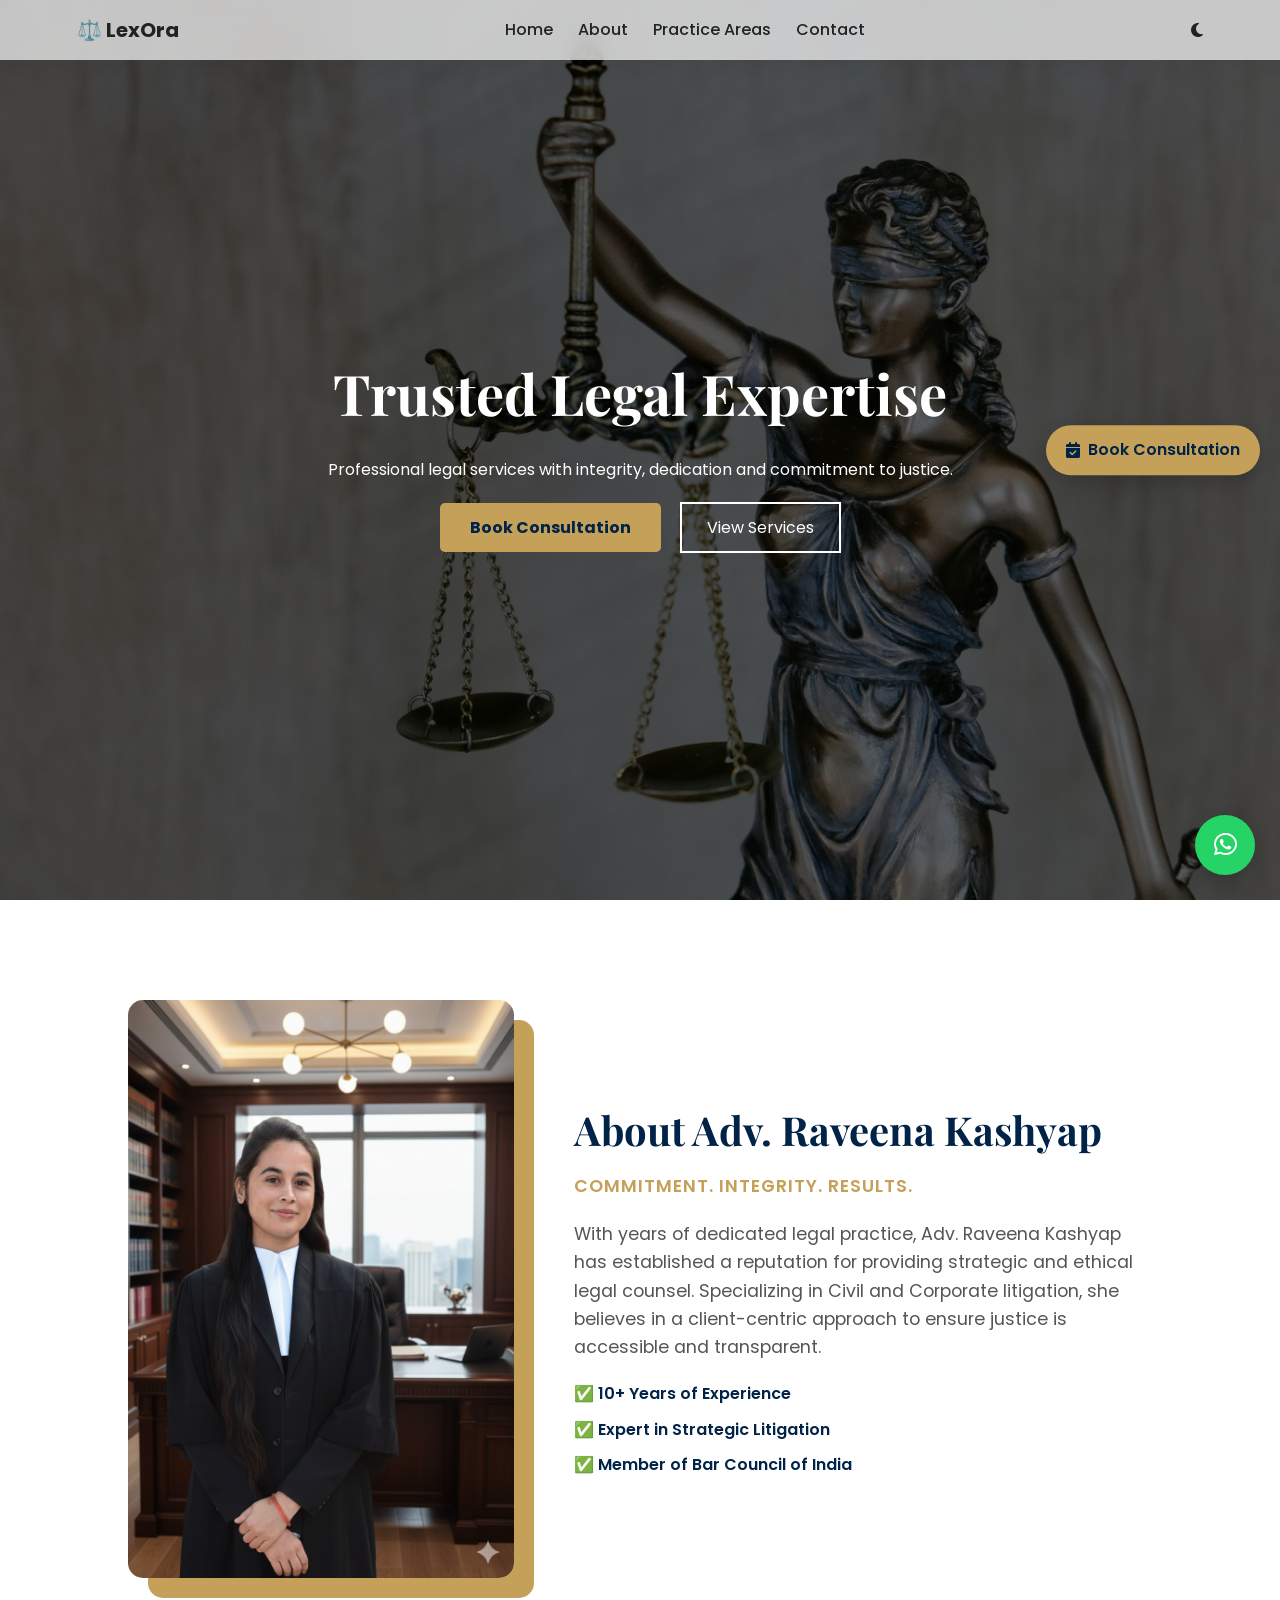
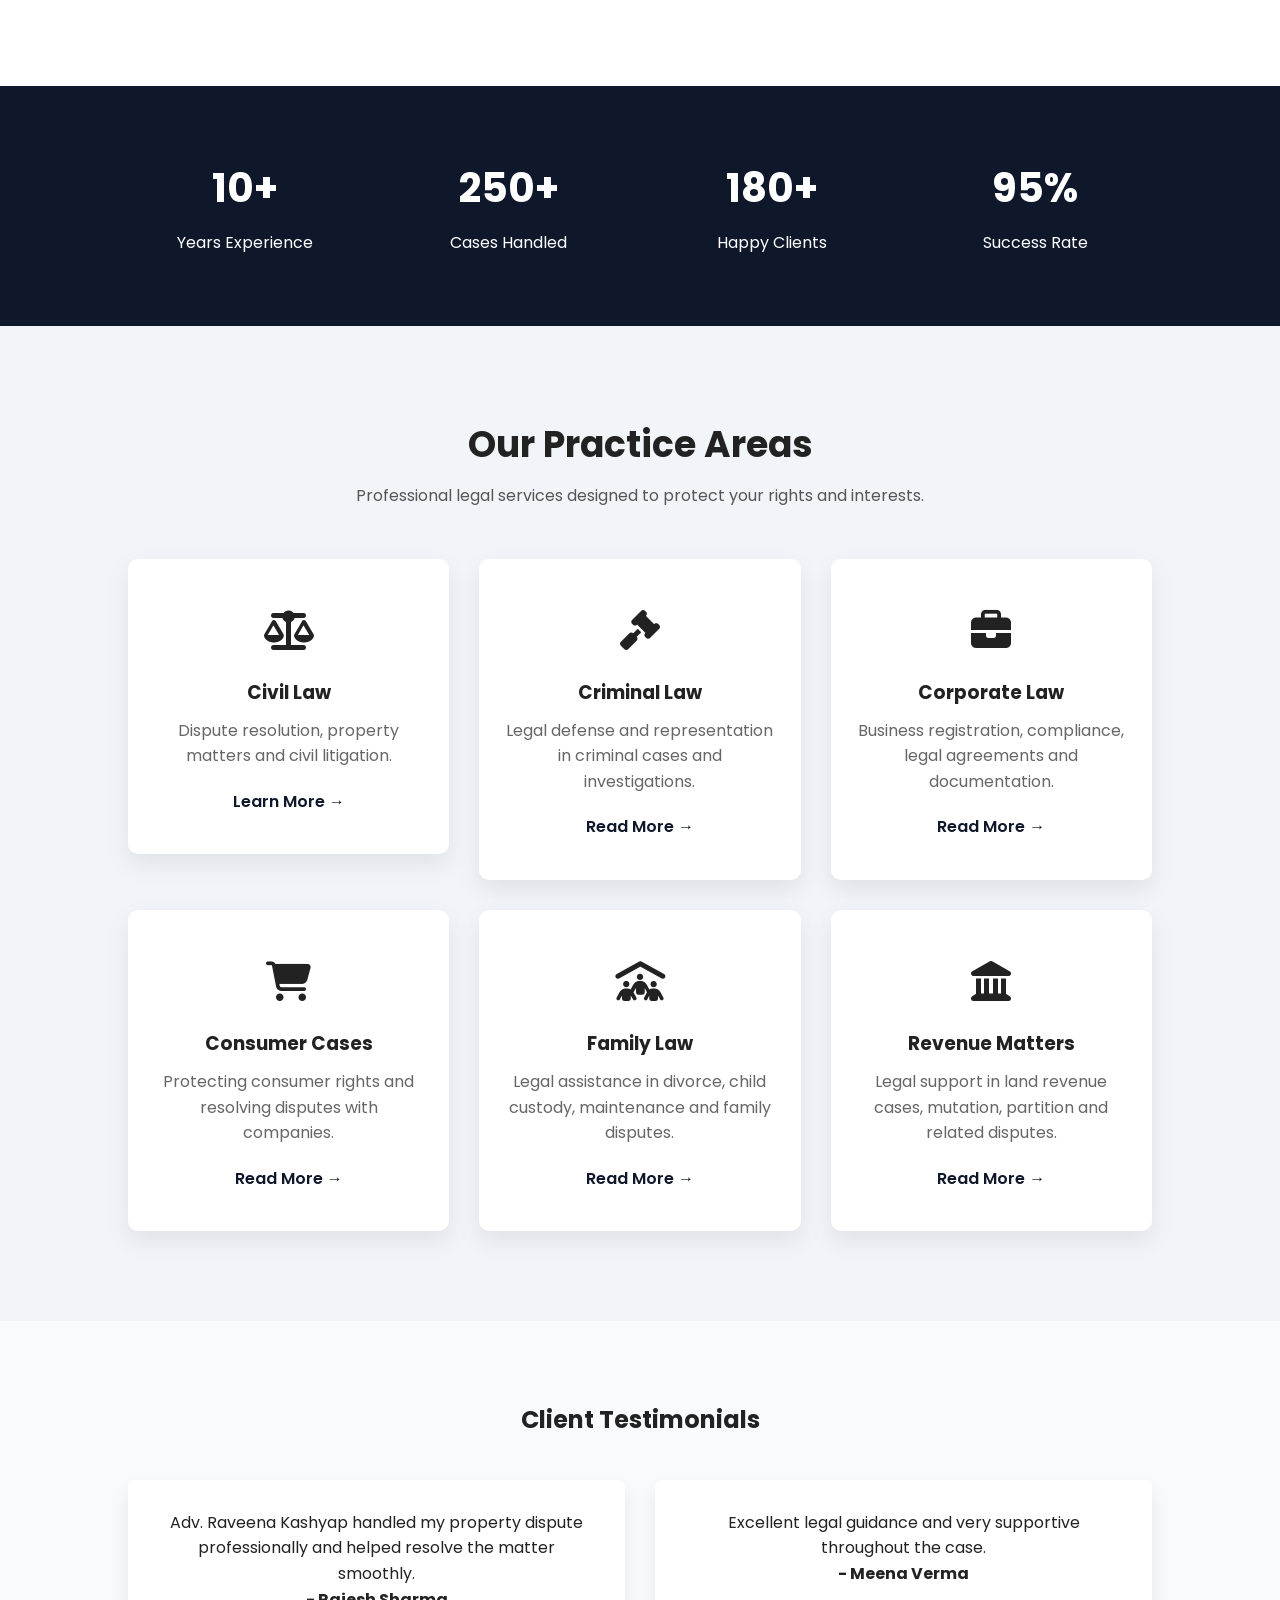
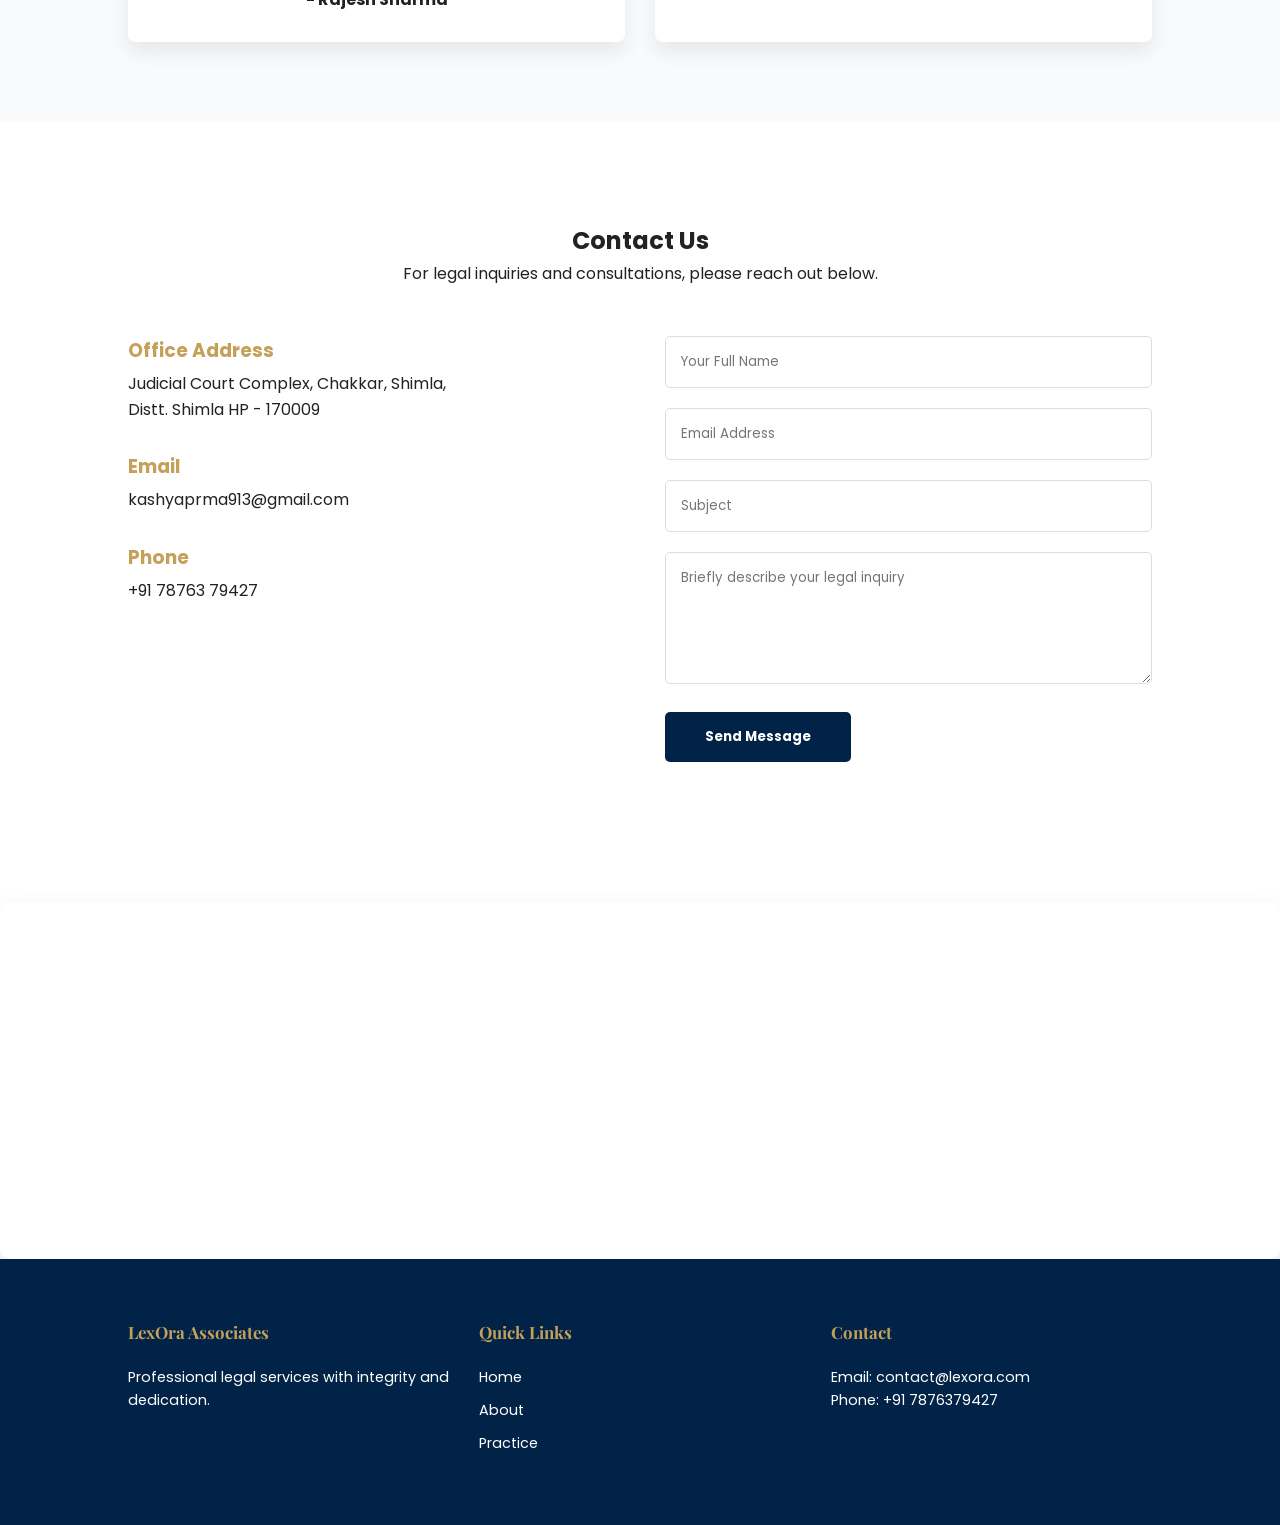
<file: index.html>
<!DOCTYPE html>
<html lang="hi">
<head>
    <!-- SEO Meta -->
    <meta charset="UTF-8">
    <meta name="viewport" content="width=device-width, initial-scale=1.0">
    <title>Adv. Raveena Kashyap | Legal Consultant Shimla</title>
    <meta name="description" content="Advocate Raveena Kashyap provides professional legal services in civil, criminal, corporate and consumer law in Shimla Himachal Pradesh.">
    <meta name="keywords" content="Lawyer Shimla, Advocate Shimla, Civil Lawyer Shimla, Criminal Lawyer Shimla">
    <meta name="author" content="Adv. Raveena Kashyap">
    <meta name="robots" content="index, follow">
    <link rel="canonical" href="https://lexoraassociates.github.io">

    <meta property="og:title" content="Adv. Raveena Kashyap | Legal Consultant Shimla">
    <meta property="og:description" content="Professional legal services in civil, criminal, corporate and consumer law in Shimla.">
    <meta property="og:type" content="website">

    <!-- Google Font -->
    <link href="https://fonts.googleapis.com/css2?family=Poppins:wght@300;400;500;600;700&display=swap" rel="stylesheet">
    <link href="https://fonts.googleapis.com/css2?family=Playfair+Display:wght@400;600;700&display=swap" rel="stylesheet">

    <!-- CSS -->
    <link rel="stylesheet" href="css/style.css">
    <link rel="stylesheet" href="css/loader.css">
    <link rel="stylesheet" href="css/mobile-floating-menu.css">
    
    <!-- FontAwesome Icons -->
    <link rel="stylesheet" href="https://cdnjs.cloudflare.com/ajax/libs/font-awesome/6.5.2/css/all.min.css">

    <!-- AOS Animation -->
    <link rel="stylesheet" href="https://unpkg.com/aos@2.3.4/dist/aos.css">


</head>
<body>

    <div class="scroll-progress"></div>

    <!-- Premium Page Loader -->
    <div class="page-loader">
        <div class="loader-container">
        ```
            <div class="loader-ring"></div>
            <div class="loader-icon">
                ⚖️
            </div>
            <h2 class="loader-text">Lexora Associates</h2>
            <p class="loader-subtext">Loading...</p>
        </div>
    ```
    </div>


    <!-- Navigation Bar -->
    <div id="header"></div>

    <!-- Hero Section (यह कंटेनर जरूरी है) -->
    <header id="home" class="hero">
        <div class="hero-overlay"></div>
        <div class="hero-content" data-aos="fade-up">
            <h1>Trusted Legal Expertise</h1>
            <p>Professional legal services with integrity, dedication and commitment to justice.</p>
            <div class="hero-buttons">
                <a href="#contact" class="cta-button">Book Consultation</a>
                <a href="#practice" class="secondary-btn">View Services</a>
            </div>
        </div>
    </header>

    <!-- About Section -->
    <section id="about" class="about-section">
        <div class="about-container">
            <div class="about-image" data-aos="fade-right">
                <!-- यहाँ अपनी फोटो का पाथ डालें images/photo.jpg -->
                <img src="images/raveena.png" alt="Adv. Raveena Kashyap">
            </div>
            <div class="about-text" data-aos="fade-left">
                <h2>About Adv. Raveena Kashyap</h2>
                <p class="subtitle">Commitment. Integrity. Results.</p>
                <p>With years of dedicated legal practice, Adv. Raveena Kashyap has established a reputation for providing strategic and ethical legal counsel. Specializing in Civil and Corporate litigation, she believes in a client-centric approach to ensure justice is accessible and transparent.</p>
                <ul class="achievements">
                    <li>✅ 10+ Years of Experience</li>
                    <li>✅ Expert in Strategic Litigation</li>
                    <li>✅ Member of Bar Council of India</li>
                </ul>
            </div>
        </div>
    </section>

    <!-- Counter Section -->
    <section class="counter-section">
        <div class="counter-grid">
            <div class="counter-box">
                <h2>10+</h2>
                <p>Years Experience</p>
            </div>
            <div class="counter-box">
                <h2>250+</h2>
                <p>Cases Handled</p>
            </div>
            <div class="counter-box">
                <h2>180+</h2>
                <p>Happy Clients</p>
            </div>
            <div class="counter-box">
                <h2>95%</h2>
                <p>Success Rate</p>
            </div>
        </div>
    </section>

    <!-- Practice Areas Section -->
    <section id="practice" class="practice-section">
        <h2 data-aos="fade-up">Our Practice Areas</h2>
        <p class="practice-subtitle" data-aos="fade-up">Professional legal services designed to protect your rights and interests.</p>
        <div class="practice-grid">
            <a href="civil-law.html" class="practice-link">
                <div class="practice-card" data-aos="zoom-in">
                    <div class="practice-icon">
                        <i class="fa-solid fa-scale-balanced"></i>
                    </div>
                    <h3>Civil Law</h3>
                    <p>Dispute resolution, property matters and civil litigation.</p>
                    <span class="read-more">Learn More →</span>
                </div>
            </a>
            <a href="criminal-law.html" class="practice-link">
                <div class="practice-card" data-aos="zoom-in" data-aos-delay="200">
                    <div class="practice-icon"><i class="fas fa-gavel"></i></div>
                    <h3>Criminal Law</h3>
                    <p>Legal defense and representation in criminal cases and investigations.</p>
                    <span class="read-more">Read More →</span>
                </div>
            </a>
            <a href="corporate-law.html" class="practice-link">
                <div class="practice-card" data-aos="zoom-in" data-aos-delay="400">
                    <div class="practice-icon"><i class="fas fa-briefcase"></i></div>
                    <h3>Corporate Law</h3>
                    <p>Business registration, compliance, legal agreements and documentation.</p>
                    <span class="read-more">Read More →</span>
                </div>
            </a>
            <a href="consumer-law.html" class="practice-link">
                <div class="practice-card" data-aos="zoom-in" data-aos-delay="600">
                    <div class="practice-icon"><i class="fas fa-cart-shopping"></i></div>
                    <h3>Consumer Cases</h3>
                    <p>Protecting consumer rights and resolving disputes with companies.</p>
                    <span class="read-more">Read More →</span>
                </div>            
            </a>
            <a href="family-law.html" class="practice-link">
                <div class="practice-card" data-aos="zoom-in" data-aos-delay="800">
                    <div class="practice-icon">
                        <i class="fas fa-people-roof"></i>
                    </div>
                    <h3>Family Law</h3>
                    <p>Legal assistance in divorce, child custody, maintenance and family disputes.</p>
                    <span class="read-more">Read More →</span>
                </div>
            </a>
            <a href="revenue-law.html" class="practice-link">
                <div class="practice-card" data-aos="zoom-in" data-aos-delay="1000">
                    <div class="practice-icon">
                        <i class="fas fa-landmark"></i>
                    </div>
                    <h3>Revenue Matters</h3>
                    <p>Legal support in land revenue cases, mutation, partition and related disputes.</p>
                    <span class="read-more">Read More →</span>
                </div>
            </a>
        </div>
    </section>

    <!-- testimonial-section -->
    <section class="testimonial-section">
        <h2 data-aos="fade-up">Client Testimonials</h2>
        <div class="testimonial-grid">
            <div class="testimonial-card" data-aos="zoom-in">
                <p>Adv. Raveena Kashyap handled my property dispute professionally and helped resolve the matter smoothly.</p>
                <h4>- Rajesh Sharma</h4>
            </div>

            <div class="testimonial-card" data-aos="zoom-in" data-aos-delay="200">
                <p>Excellent legal guidance and very supportive throughout the case.</p>
                <h4>- Meena Verma</h4>
            </div>
        </div>
    </section>

    <!-- contacts section -->
    <div id="contact-section"></div>

    <!-- google map section -->
    <div class="map-container">
        <iframe
            src="https://www.google.com/maps?q=Judicial+Court+Complex+Chakkar+Shimla&output=embed"
            width="100%"
            height="350"
            style="border:0;"
            allowfullscreen=""
            loading="lazy">
        </iframe>
    </div>

    <!-- sticky consultation button -->
    <a href="#contact" class="consult-btn">
        <i class="fas fa-calendar-check"></i>
        <span>Book Consultation</span>
    </a>

    <!-- Mobile floating menu -->
    <div class="mobile-contact-menu">
        <div class="mobile-contact-options">
            <a href="tel:+917876379427" class="m-contact call">
            <i class="fas fa-phone"></i>
            </a>
            <a href="https://wa.me/917876379427" target="_blank" class="m-contact whatsapp">
            <i class="fab fa-whatsapp"></i>
            </a>
            <a href="mailto:kashyaprma913@gmail.com" class="m-contact email">
            <i class="fas fa-envelope"></i>
            </a>
            <a href="#contact" class="m-contact consult">
            <i class="fas fa-calendar-check"></i>
            </a>
        </div>
        <button class="mobile-contact-btn">
        <i class="fas fa-comment-dots"></i>
        </button>
    </div>


    <!-- Footer Section -->
    <div id="footer"></div>

    <!-- Whats app icon -->
        <a href="https://wa.me/917876379427" class="whatsapp-btn" target="_blank">
        <i class="fab fa-whatsapp"></i>
        </a>
    
    <!-- JS -->
    <script src="https://unpkg.com/aos@2.3.4/dist/aos.js"></script>

    <script>
      // AOS को चालू करना
      AOS.init({
        duration: 1000, 
        once: true,     
        offset: 100     // स्क्रीन से कितनी दूरी पर एनीमेशन शुरू हो
      });
    </script>
    
    <!-- JS Files -->
    <script src="js/loader.js"></script>
    <script src="js/mobile-floating-menu.js"></script>
    <script src="js/script.js"></script>

</body>
</html>
</file>
<file: css/style.css>
/* General Reset */
*{
    margin:0;
    padding:0;
    box-sizing:border-box;
    font-family:'Poppins',sans-serif;
}

html{
    scroll-behavior:smooth;
}

body{
    background:#ffffff;
    color:#222;
    line-height:1.6;
    transition:0.3s;
}

.scroll-progress{
    position:fixed;
    top:0;
    left:0;
    height:4px;
    background:#c5a059;
    width:0%;
    z-index:9999;
}

/* DARK MODE GLOBAL */
body.dark{
    background:#0f172a;
    color:#e2e8f0;
}

body.dark .nav-links a{
    color:#e2e8f0;
}

section{
scroll-margin-top:80px;
}

.theme-toggle,
.menu-btn{
cursor: pointer;
}

.theme-toggle:hover,
.menu-btn:hover{
opacity:0.8;
transform:scale(1.1);
transition:0.3s;
}

/* sections background */

body.dark .about-section,
body.dark .practice-section,
body.dark .testimonial-section,
body.dark .contact-section{
    background:#0f172a;
    color:#e2e8f0;
}
/* Navbar Style */
.navbar{
    position:fixed;
    top:0;
    left:0;
    width:100%;
    display:flex;
    justify-content:space-between;
    align-items:center;
    padding:14px 6%;
    background:rgba(255,255,255,0.7);
    backdrop-filter:blur(12px);
    box-shadow:0 4px 20px rgba(0,0,0,0.05);
    z-index:999;
    box-sizing: border-box;
}

.navbar div{
    display:flex;
    align-items:center;
    gap:15px;
}

body.dark .navbar{
    background:rgba(30,41,59,0.7);
}

.logo{
    font-weight:700;
    font-size:20px;
}

.nav-links{
    display:flex;
    list-style:none;
    gap:25px;
}

.nav-links a{
    position:relative;
    text-decoration:none;
    color:#222;
    padding:5px 0;
    font-weight:500;
}

.nav-links a::after{
    content:"";
    position:absolute;
    left:0;
    bottom:-3px;
    width:0%;
    height:2px;
    background:#c9a96e;
    transition:0.3s ease;
}

.nav-links a:hover::after{
    width:100%;
}

body.dark .nav-links a{
    color:#f1f5f9;
}

.menu-close{
    position:absolute;
    top:20px;
    right:20px;
    font-size:24px;
    color:white;
    cursor:pointer;
    display:none !important;
}

/* MOBILE MENU */
@media (min-width:769px){
    .menu-btn{
    display:none !important;
    }
}

/* Hero Section */
.hero-content h1 {
    font-family: 'Playfair Display', serif;
    font-size: 3.5rem;
    margin-bottom: 20px;
}

.cta-button {
    display: inline-block;
    padding: 12px 30px;
    background: #c5a059;
    color: #002347;
    text-decoration: none;
    font-weight: bold;
    border-radius: 5px;
    margin-top: 20px;
    transition: 0.3s;
}

.cta-button:hover {
    background: white;
    transform: translateY(-3px);
}


/* New Css for hero section */
.hero{
    height:100vh;
    background:url("../images/legal.jpg") center/cover no-repeat;
    position:relative;
    display:flex;
    align-items:center;
    justify-content:center;
    text-align:center;
    color:white;
}

.hero-overlay{
    position:absolute;
    top:0;
    left:0;
    width:100%;
    height:100%;
    background:rgba(0,0,0,0.6);
}

.hero-content{
    position:relative;
    max-width:700px;
}

.secondary-btn{
    margin-left:15px;
    padding:12px 25px;
    border:2px solid white;
    color:white;
    text-decoration:none;
}

/* Counter Section */

.counter-section{
    background:#0f172a;
    color:white;
    padding:70px 10%;
    text-align:center;
}

.counter-grid{
    display:grid;
    grid-template-columns:repeat(auto-fit,minmax(200px,1fr));
    gap:30px;
}

.counter-box h2{
    font-size:40px;
    margin-bottom:10px;
}

/* Practice Areas Section */

.practice-section{
    padding:90px 10%;
    background:#f1f5f9;
    text-align:center;
}

.practice-link{
    text-decoration:none;
    color:inherit;
    display:block;
}

.practice-section h2{
    font-size:36px;
    margin-bottom:10px;
}

.practice-subtitle{
    color:#555;
    margin-bottom:50px;
}

.practice-grid{
    display:grid;
    grid-template-columns:repeat(auto-fit,minmax(250px,1fr));
    gap:30px;
}

.practice-card{
    background:white;
    padding:40px 25px;
    border-radius:10px;
    box-shadow:0 10px 25px rgba(0,0,0,0.08);
    transition:0.4s;
    position:relative;
}

.practice-card:hover{
    transform:translateY(-10px);
    box-shadow:0 15px 35px rgba(0,0,0,0.15);
}

.practice-icon{
    font-size:40px;
    margin-bottom:15px;
}

.practice-card h3{
    margin-bottom:10px;
}

.practice-card p{
    color:#666;
    margin-bottom:20px;
}

.read-more{
    text-decoration:none;
    font-weight:600;
    color:#0f172a;
    border-bottom:2px solid transparent;
    transition:0.3s;
}

.card-container {
    display: grid;
    grid-template-columns: repeat(auto-fit, minmax(300px, 1fr));
    gap: 30px;
}

.card {
    background: white;
    padding: 40px;
    border-radius: 10px;
    box-shadow: 0 5px 15px rgba(0,0,0,0.05);
    transition: 0.3s;
    border-bottom: 4px solid transparent;
}

.card:hover {
    transform: translateY(-10px);
    border-bottom: 4px solid #c5a059;
}

.card h3 {
    margin-bottom: 15px;
    color: #002347;
}

body.dark .practice-card,
body.dark .testimonial-card{
    background:#1e293b;
    color:#f1f5f9;
}

/* PRACTICE CARD PREMIUM HOVER */
.practice-card{
    overflow:hidden;
}

.practice-card::before{
    content:"";
    position:absolute;
    top:0;
    left:-100%;
    width:100%;
    height:4px;
    background:#c5a059;
    transition:0.4s;
}

.practice-card:hover::before{
    left:0;
}

.practice-card:hover .practice-icon{
    transform:scale(1.2) rotate(5deg);
    color:#c5a059;
}

.practice-icon{
    transition:0.4s;
}

.practice-card:hover .read-more{
    color:#c5a059;
    letter-spacing:1px;
}

.practice-card::after{
    content:"";
    position:absolute;
    bottom:0;
    right:0;
    width:0;
    height:0;
    background:rgba(197,160,89,0.08);
    transition:0.4s;
    border-radius:50%;
}

.practice-card:hover::after{
    width:250%;
    height:250%;
}

/* testimonail-section */
.testimonial-section{
    padding:80px 10%;
    background:#f8fafc;
    text-align:center;
}

.testimonial-grid{
    display:grid;
    grid-template-columns:repeat(auto-fit,minmax(300px,1fr));
    gap:30px;
    margin-top:40px;
}

.testimonial-card{
    background:white;
    padding:30px;
    border-radius:8px;
    box-shadow:0 10px 20px rgba(0,0,0,0.08);
}

/* Contact Section Styling */
.contact-section {
    padding: 100px 10%;
    background: #fff;
    text-align: center;
}

.contact-wrapper {
    display: flex;
    flex-wrap: wrap;
    gap: 50px;
    margin-top: 50px;
    text-align: left;
}

.contact-info, .contact-form {
    flex: 1;
    min-width: 300px;
}

.info-item {
    margin-bottom: 30px;
}

.info-item h3 {
    color: #c5a059;
    margin-bottom: 5px;
}

.contact-form input, .contact-form textarea {
    width: 100%;
    padding: 15px;
    margin-bottom: 20px;
    border: 1px solid #ddd;
    border-radius: 5px;
    font-family: inherit;
}

.submit-btn {
    padding: 15px 40px;
    background: #002347;
    color: white;
    border: none;
    border-radius: 5px;
    cursor: pointer;
    font-weight: bold;
    transition: 0.3s;
}

.submit-btn:hover {
    background: #c5a059;
    color: #002347;
}

/* About Section Styling */
.about-section {
    padding: 100px 10%;
    background: #fff;
}

.about-container {
    display: flex;
    align-items: center;
    gap: 60px;
    flex-wrap: wrap;
}

.about-image {
    flex: 1;
    min-width: 300px;
}

.about-image img {
    width: 100%;
    border-radius: 15px;
    box-shadow: 20px 20px 0px #c5a059; /* Gold shadow effect */
}

.about-text {
    flex: 1.5;
    min-width: 300px;
}

.about-text h2 {
    font-family: 'Playfair Display', serif;
    font-size: 2.5rem;
    color: #002347;
    margin-bottom: 10px;
}

.about-text .subtitle {
    color: #c5a059;
    font-weight: 600;
    margin-bottom: 20px;
    text-transform: uppercase;
    letter-spacing: 1px;
}

.about-text p {
    margin-bottom: 20px;
    color: #555;
    font-size: 1.1rem;
}

.achievements {
    list-style: none;
}

.achievements li {
    margin-bottom: 10px;
    font-weight: 600;
    color: #002347;
}

body.dark input,
body.dark textarea{
    background:#1e293b;
    color:white;
    border:1px solid #334155;
}

.whatsapp-btn{
    position:fixed;
    bottom:25px;
    right:25px;
    background:#25D366;
    color:white;
    font-size:26px;
    width:60px;
    height:60px;
    display:flex;
    align-items:center;
    justify-content:center;
    border-radius:50%;
    text-decoration:none;
    box-shadow:0 8px 20px rgba(0,0,0,0.2);
}

.whatsapp-btn{
    animation:whatsappPulse 2s infinite;
}

@keyframes whatsappPulse{
    0%{
    box-shadow:0 0 0 0 rgba(37,211,102,0.7);
    }
    70%{
    box-shadow:0 0 0 15px rgba(37,211,102,0);
    }
    100%{
    box-shadow:0 0 0 0 rgba(37,211,102,0);
    }
}

/* google Map styling */
.map-container{
    margin-top:40px;
    border-radius:10px;
    overflow:hidden;
    box-shadow:0 10px 25px rgba(0,0,0,0.1);
}

/* sticky-consultation-button */
.consult-btn{
    position:fixed;
    right:20px;
    top:50%;
    transform:translateY(-50%);
    background:#c5a059;
    color:#002347;
    padding:12px 20px;
    font-weight:600;
    border-radius:30px;
    text-decoration:none;
    box-shadow:0 8px 20px rgba(0,0,0,0.2);
    z-index:999;
    display:flex;
    align-items:center;
    gap:8px;
}

/* Footer Styling */
footer {
    background: #002347; /* Navy Blue */
    color: white;
    padding: 60px 10%;
    font-size: 0.9rem;
}

.footer-container {
    display: grid;
    grid-template-columns: repeat(auto-fit, minmax(250px, 1fr));
    gap: 30px;
}

.footer-info h3, .footer-links h3, .footer-contact h3 {
    color: #c5a059; /* Gold */
    margin-bottom: 20px;
    font-family: 'Playfair Display', serif;
}

.footer-info p {
    margin-bottom: 10px;
}

.footer-links ul {
    list-style: none;
}

.footer-links ul li a {
    color: white;
    text-decoration: none;
    transition: 0.3s;
    display: block;
    margin-bottom: 10px;
}

.footer-links ul li a:hover {
    color: #c5a059;
    text-decoration: underline;
}

body.dark footer{
background:#020617;
}



/* Responsive Adjustments */
@media (max-width: 768px) {

    html,body{
        overflow-x:hidden;
    }

    .about-container {
        flex-direction: column;
        text-align: center;
    }
    .about-image img {
        box-shadow: 10px 10px 0px #c5a059;
    }

    .menu-btn{
        display:block;
    }

    .menu-close{
        display:block;
    }

    .menu-close:hover{
        color:#c9a96e;
        transform:rotate(90deg);
        transition:0.3s;
    }
    
    body{
        overflow-x:hidden;
    }

    .nav-links{
        position:fixed;
        top:0;
        left:-100%;
        height:100vh;
        width:260px;

        /* GLASSMORPHISM */
        background:rgba(15,23,42,0.85);
        backdrop-filter:blur(16px);
        -webkit-backdrop-filter:blur(16px);

        flex-direction:column;
        align-items:flex-start;
        padding:90px 30px;
        gap:20px;

        transition:0.4s ease;
        z-index:1000;

        box-shadow:0 10px 30px rgba(0,0,0,0.2);
    }

    .nav-links.active{
        left:0;
    }

    .nav-links a{
        font-size:18px;
        width:100%;
        padding:12px 0;
        border-bottom:1px solid rgba(255,255,255,0.15);
        color:#f8fafc;
        font-weight:600;
        letter-spacing:0.5px;
    }

    /* DARK MODE */

    body.dark .nav-links{
        background:rgba(15,23,42,0.7);
    }

    /* OVERLAY  dark transparent layer mobile menu open hone par background ko dim kar deti hai */
    .nav-overlay{
        position:fixed;
        top:0;
        left:0;
        width:100%;
        height:100%;
        background:rgba(0,0,0,0.35);
        opacity:0;
        visibility:hidden;
        transition:0.3s;
        z-index:900;
    }

    .nav-overlay.active{
        opacity:1;
        visibility:visible;
    }

}
</file>
<file: css/loader.css>
/* PAGE LOADER */

/* .page-loader{
position:fixed;
top:0;
left:0;
width:100%;
height:100vh;
background:#0f172a;
display:flex;
justify-content:center;
align-items:center;
z-index:9999;
}

.loader span{
font-size:80px;
display:inline-block;
animation:loaderSpin 1s ease-in-out infinite; */
/* } */

/* Animation */

/* @keyframes loaderSpin{

0%{
transform:scale(0.8) rotate(0deg);
opacity:0.5;
}

50%{
transform:scale(1.2) rotate(180deg);
opacity:1;
}

100%{
transform:scale(0.8) rotate(360deg);
opacity:0.5;
}

} */

/* PREMIUM PAGE LOADER */

.page-loader{
position:fixed;
top:0;
left:0;
width:100%;
height:100vh;
background:#0f172a;
display:flex;
justify-content:center;
align-items:center;
z-index:9999;
flex-direction:column;
}

/* Loader Container */

.loader-container{
text-align:center;
position:relative;
}

/* Rotating Ring */

.loader-ring{
width:120px;
height:120px;
border:4px solid rgba(255,255,255,0.1);
border-top:4px solid #d4af37;
border-radius:50%;
position:absolute;
top:-10px;
left:50%;
transform:translateX(-50%);
animation:ringRotate 1s linear infinite;
}

/* Golden Icon */

.loader-icon{
font-size:60px;
color:#d4af37;
animation:iconPulse 1s ease-in-out infinite;
}

/* Law Firm Name */

.loader-text{
margin-top:15px;
font-size:24px;
color:#ffffff;
letter-spacing:2px;
font-weight:600;
}

/* Loading text */

.loader-subtext{
font-size:14px;
color:#cbd5f5;
letter-spacing:3px;
margin-top:5px;
}

/* Animations */

@keyframes ringRotate{
0%{transform:translateX(-50%) rotate(0deg);}
100%{transform:translateX(-50%) rotate(360deg);}
}

@keyframes iconPulse{

0%{
transform:scale(0.9);
opacity:0.6;
}

50%{
transform:scale(1.1);
opacity:1;
}

100%{
transform:scale(0.9);
opacity:0.6;
}

}
</file>
<file: css/mobile-floating-menu.css>
/* MOBILE FLOATING CONTACT MENU */

.mobile-contact-menu{
    display:none;
}

@media (max-width:768px){
.mobile-contact-menu{
    display:block;
    position:fixed;
    bottom:10px;
    left:10px;
    z-index:999;
}

.mobile-contact-btn{
    width:55px;
    height:55px;
    border:none;
    border-radius:50%;
    background:#002347;
    color:white;
    font-size:20px;
    cursor:pointer;
    box-shadow:0 8px 20px rgba(0,0,0,0.25);
}

.mobile-contact-options{
    display:flex;
    flex-direction:column;
    gap:10px;
    margin-bottom:10px;
    opacity:0;
    transform:translateY(20px);
    pointer-events:none;
    transition:0.3s;
}

.mobile-contact-menu.active .mobile-contact-options{
    opacity:1;
    transform:translateY(0);
    pointer-events:auto;
}

.m-contact{
    width:45px;
    height:45px;
    border-radius:50%;
    display:flex;
    align-items:center;
    justify-content:center;
    color:white;
    font-size:18px;
    text-decoration:none;
    box-shadow:0 6px 15px rgba(0,0,0,0.2);
}

.m-contact.call{
    background:#2563eb;
}

.m-contact.whatsapp{
    background:#25D366;
}

.m-contact.email{
    background:#ef4444;
}

.m-contact.consult{
    background:#c5a059;
}

/* remove old icons */

.whatsapp-btn{
    display:none;
}

.consult-btn{
    display:none;
}

}
</file>
